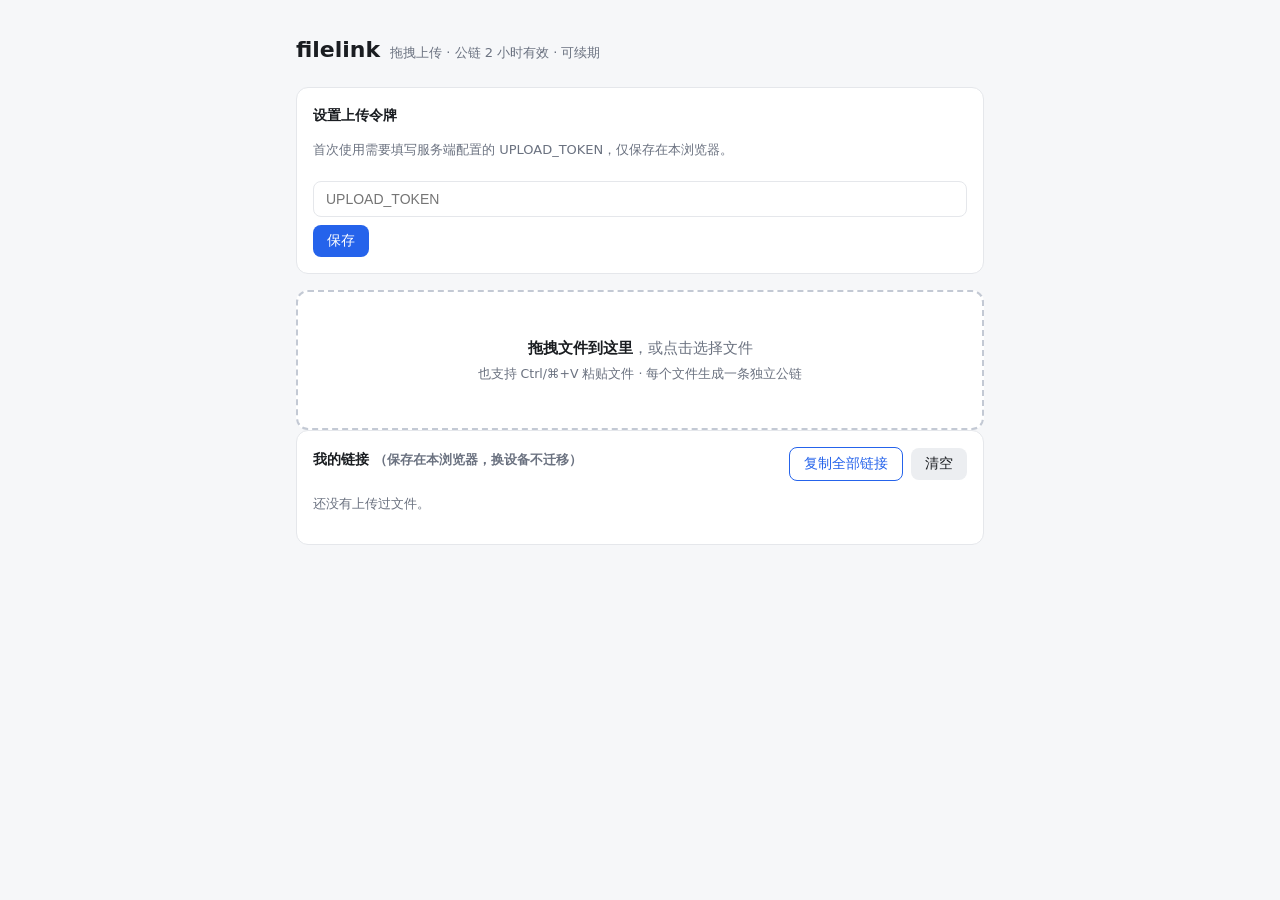
<file: web/index.html>
<!DOCTYPE html>
<html lang="zh-CN">
<head>
<meta charset="utf-8">
<meta name="viewport" content="width=device-width, initial-scale=1">
<title>filelink · 临时文件分享</title>
<style>
  :root {
    --bg: #f6f7f9; --card: #ffffff; --ink: #1a1d21; --muted: #6b7280;
    --line: #e5e7eb; --accent: #2563eb; --accent-ink: #ffffff;
    --ok: #059669; --err: #dc2626; --warn: #b45309;
  }
  * { box-sizing: border-box; }
  body {
    margin: 0; background: var(--bg); color: var(--ink);
    font: 15px/1.6 -apple-system, "PingFang SC", "Microsoft YaHei", system-ui, sans-serif;
  }
  .wrap { max-width: 720px; margin: 0 auto; padding: 32px 16px 64px; }
  header { display: flex; align-items: baseline; gap: 10px; margin-bottom: 20px; }
  header h1 { font-size: 22px; margin: 0; }
  header span { color: var(--muted); font-size: 13px; }
  .card {
    background: var(--card); border: 1px solid var(--line); border-radius: 12px;
    padding: 16px; margin-bottom: 16px;
  }
  .dropzone {
    border: 2px dashed #c3c9d4; border-radius: 12px; padding: 44px 16px;
    text-align: center; color: var(--muted); cursor: pointer; transition: all .15s;
    background: var(--card);
  }
  .dropzone.drag { border-color: var(--accent); background: #eff6ff; color: var(--accent); }
  .dropzone strong { color: var(--ink); }
  .dropzone p { margin: 4px 0 0; font-size: 12.5px; }
  h2 { font-size: 14px; margin: 0 0 10px; color: var(--ink); }
  .muted { color: var(--muted); font-size: 13px; }
  input[type="password"], input[type="text"] {
    width: 100%; padding: 9px 12px; border: 1px solid var(--line); border-radius: 8px;
    font-size: 14px; margin: 8px 0;
  }
  button {
    border: 0; border-radius: 8px; padding: 7px 14px; font-size: 13.5px;
    cursor: pointer; background: var(--accent); color: var(--accent-ink);
  }
  button.ghost { background: transparent; color: var(--accent); border: 1px solid currentColor; }
  button.gray { background: #eceef1; color: var(--ink); }
  button:disabled { opacity: .45; cursor: not-allowed; }
  .row { display: flex; align-items: center; gap: 8px; flex-wrap: wrap; }
  .item {
    display: flex; flex-direction: column; gap: 6px; padding: 12px 0;
    border-top: 1px solid var(--line);
  }
  .item:first-of-type { border-top: 0; padding-top: 4px; }
  .item .top { display: flex; align-items: baseline; gap: 8px; flex-wrap: wrap; }
  .item .name { font-weight: 600; }
  .item .size { color: var(--muted); font-size: 12.5px; }
  .item .expire { font-size: 12.5px; }
  .item.expired .name { color: var(--muted); text-decoration: line-through; }
  .item .expire.late { color: var(--err); }
  .item .expire.soon { color: var(--warn); }
  .linkline { display: flex; gap: 6px; align-items: center; }
  .linkline a {
    flex: 1; min-width: 0; color: var(--accent); font-size: 13px; font-family: ui-monospace, monospace;
    white-space: nowrap; overflow: hidden; text-overflow: ellipsis; text-decoration: none;
  }
  .bar { height: 6px; background: #eceef1; border-radius: 4px; overflow: hidden; }
  .bar > div { height: 100%; width: 0; background: var(--accent); transition: width .12s; }
  .status { font-size: 12.5px; }
  .status.ok { color: var(--ok); } .status.err { color: var(--err); }
  .actions { margin-top: 10px; }
  .hide { display: none !important; }
  .toast {
    position: fixed; left: 50%; bottom: 28px; transform: translateX(-50%);
    background: var(--ink); color: #fff; padding: 8px 18px; border-radius: 999px;
    font-size: 13px; opacity: 0; transition: opacity .2s; pointer-events: none;
  }
  .toast.show { opacity: .92; }
</style>
</head>
<body>
<div class="wrap">
  <header><h1>filelink</h1><span>拖拽上传 · 公链 2 小时有效 · 可续期</span></header>

  <div class="card hide" id="tokenCard">
    <h2>设置上传令牌</h2>
    <p class="muted">首次使用需要填写服务端配置的 UPLOAD_TOKEN，仅保存在本浏览器。</p>
    <input type="password" id="tokenInput" placeholder="UPLOAD_TOKEN" autocomplete="off">
    <button id="tokenSave">保存</button>
    <span class="status err" id="tokenErr"></span>
  </div>

  <div class="dropzone" id="dropzone">
    <strong>拖拽文件到这里</strong>，或点击选择文件
    <p>也支持 Ctrl/⌘+V 粘贴文件 · 每个文件生成一条独立公链</p>
    <input type="file" id="fileInput" multiple class="hide">
  </div>

  <div class="card hide" id="progressCard">
    <h2>上传中</h2>
    <div id="progressList"></div>
  </div>

  <div class="card">
    <div class="row" style="justify-content: space-between;">
      <h2>我的链接 <span class="muted">（保存在本浏览器，换设备不迁移）</span></h2>
      <div class="row">
        <button class="ghost" id="copyAll">复制全部链接</button>
        <button class="gray" id="clearHistory">清空</button>
      </div>
    </div>
    <div id="historyList"></div>
  </div>
</div>
<div class="toast" id="toast"></div>

<script>
(() => {
  const TOKEN_KEY = 'filelink.token';
  const HIST_KEY = 'filelink.history';

  const $ = id => document.getElementById(id);
  const dropzone = $('dropzone'), fileInput = $('fileInput');
  const history = loadHist();

  function getToken() { return localStorage.getItem(TOKEN_KEY) || ''; }
  function loadHist() {
    try { return JSON.parse(localStorage.getItem(HIST_KEY)) || []; } catch { return []; }
  }
  function saveHist() { localStorage.setItem(HIST_KEY, JSON.stringify(history)); }

  let toastTimer;
  function toast(msg) {
    const t = $('toast');
    t.textContent = msg; t.classList.add('show');
    clearTimeout(toastTimer);
    toastTimer = setTimeout(() => t.classList.remove('show'), 1600);
  }
  function copy(text) {
    navigator.clipboard.writeText(text).then(() => toast('已复制'))
      .catch(() => toast('复制失败，请手动复制'));
  }
  function humanSize(n) {
    if (n < 1024) return n + ' B';
    const units = ['KB', 'MB', 'GB'];
    let i = -1;
    do { n /= 1024; i++; } while (n >= 1024 && i < units.length - 1);
    return n.toFixed(n >= 100 ? 0 : 1) + ' ' + units[i];
  }
  function isExpired(iso) { return new Date(iso).getTime() <= Date.now(); }
  function fmtExpiry(iso) {
    const d = new Date(iso);
    const mins = Math.round((d.getTime() - Date.now()) / 60000);
    if (mins <= 0) return '已过期';
    if (mins < 60) return `剩 ${mins} 分钟`;
    const h = Math.floor(mins / 60), m = mins % 60;
    return `剩 ${h} 小时 ${m} 分`;
  }

  /* ---------- token ---------- */
  function renderToken() { $('tokenCard').classList.toggle('hide', !!getToken()); }
  $('tokenSave').onclick = () => {
    const v = $('tokenInput').value.trim();
    if (!v) { $('tokenErr').textContent = '不能为空'; return; }
    localStorage.setItem(TOKEN_KEY, v);
    $('tokenErr').textContent = '';
    renderToken();
    toast('令牌已保存');
  };

  /* ---------- history ---------- */
  function itemNode(entry, fromHistory) {
    const div = document.createElement('div');
    div.className = 'item' + (isExpired(entry.expiresAt) ? ' expired' : '');
    const expired = isExpired(entry.expiresAt);

    const top = document.createElement('div');
    top.className = 'top';
    top.innerHTML =
      `<span class="name"></span><span class="size"></span>` +
      `<span class="expire ${expired ? 'late' : ''}"></span>`;
    top.querySelector('.name').textContent = entry.filename;
    top.querySelector('.size').textContent = humanSize(entry.size);
    top.querySelector('.expire').textContent = fmtExpiry(entry.expiresAt);

    const linkline = document.createElement('div');
    linkline.className = 'linkline';
    const a = document.createElement('a');
    a.href = entry.url; a.textContent = entry.url;
    a.target = '_blank'; a.rel = 'noopener';
    const copyBtn = document.createElement('button');
    copyBtn.className = 'ghost'; copyBtn.textContent = '复制';
    copyBtn.onclick = () => copy(entry.url);

    linkline.append(a, copyBtn);

    const row = document.createElement('div');
    row.className = 'row';
    if (!expired) {
      const renewBtn = document.createElement('button');
      renewBtn.className = 'ghost'; renewBtn.textContent = '续期 +2h';
      renewBtn.onclick = async () => {
        renewBtn.disabled = true;
        try {
          const res = await fetch(`/f/${entry.id}/renew`, {
            method: 'POST', headers: { 'X-Renewal-Secret': entry.secret },
          });
          if (res.ok) {
            const data = await res.json();
            entry.expiresAt = data.expiresAt;
            saveHist(); renderHistory();
            toast('已续期');
          } else if (res.status === 410) {
            entry.expiresAt = new Date(0).toISOString();
            saveHist(); renderHistory();
            toast('链接已过期，无法续期');
          } else if (res.status === 403) {
            toast('续期密钥不匹配');
          } else {
            toast(`续期失败 (${res.status})`);
          }
        } catch { toast('网络错误'); renewBtn.disabled = false; }
      };
      row.append(renewBtn);
    }
    const openBtn = document.createElement('button');
    openBtn.className = 'gray'; openBtn.textContent = '打开';
    openBtn.onclick = () => window.open(entry.url, '_blank', 'noopener');
    row.append(openBtn);

    div.append(top, linkline, row);
    return div;
  }

  function renderHistory() {
    const list = $('historyList');
    list.textContent = '';
    history.sort((a, b) => new Date(b.expiresAt) - new Date(a.expiresAt));
    if (!history.length) {
      const p = document.createElement('p');
      p.className = 'muted'; p.textContent = '还没有上传过文件。';
      list.append(p);
      return;
    }
    for (const entry of history) list.append(itemNode(entry, true));
  }

  $('copyAll').onclick = () => {
    const alive = history.filter(e => !isExpired(e.expiresAt));
    if (!alive.length) { toast('没有有效链接'); return; }
    copy(alive.map(e => `${e.filename}: ${e.url}`).join('\n'));
  };
  $('clearHistory').onclick = () => {
    if (!history.length) return;
    history.length = 0; saveHist(); renderHistory(); toast('已清空本地记录');
  };

  /* ---------- upload ---------- */
  function setBusy(b) { dropzone.style.pointerEvents = b ? 'none' : ''; dropzone.style.opacity = b ? .6 : 1; }

  function uploadOne(file, ui) {
    return new Promise(resolve => {
      const xhr = new XMLHttpRequest();
      xhr.open('POST', '/api/upload');
      xhr.setRequestHeader('Authorization', 'Bearer ' + getToken());
      xhr.setRequestHeader('X-Filename', encodeURIComponent(file.name));
      xhr.upload.onprogress = e => {
        if (e.lengthComputable) {
          ui.bar.style.width = (e.loaded / e.total * 100).toFixed(1) + '%';
          ui.status.textContent = `${humanSize(e.loaded)} / ${humanSize(e.total)}`;
        }
      };
      xhr.onload = () => {
        if (xhr.status === 200) {
          try {
            const data = JSON.parse(xhr.responseText);
            ui.bar.style.width = '100%';
            ui.status.textContent = '完成';
            ui.status.className = 'status ok';
            resolve(data);
            return;
          } catch { /* fallthrough */ }
        }
        ui.status.className = 'status err';
        if (xhr.status === 401) {
          ui.status.textContent = '令牌无效';
          localStorage.removeItem(TOKEN_KEY);
          renderToken();
        } else if (xhr.status === 413) {
          ui.status.textContent = '超过大小上限';
        } else {
          ui.status.textContent = `失败 (${xhr.status})`;
        }
        resolve(null);
      };
      xhr.onerror = () => {
        ui.status.className = 'status err';
        ui.status.textContent = '网络错误';
        resolve(null);
      };
      xhr.send(file);
    });
  }

  async function handleFiles(files) {
    if (!files.length) return;
    if (!getToken()) { renderToken(); toast('请先设置上传令牌'); return; }
    setBusy(true);
    $('progressCard').classList.remove('hide');
    const list = $('progressList');
    list.textContent = '';
    for (const file of files) {
      const row = document.createElement('div');
      row.className = 'item';
      row.style.borderTop = '1px solid var(--line)';
      const top = document.createElement('div');
      top.className = 'top';
      top.innerHTML = '<span class="name"></span><span class="size"></span><span class="status"></span>';
      top.querySelector('.name').textContent = file.name;
      top.querySelector('.size').textContent = humanSize(file.size);
      const bar = document.createElement('div');
      bar.className = 'bar'; bar.append(document.createElement('div'));
      row.append(top, bar);
      list.append(row);
      const data = await uploadOne(file, {
        bar: bar.firstChild,
        status: top.querySelector('.status'),
      });
      if (data) {
        history.push({
          id: data.id, url: data.url, filename: data.filename,
          size: data.size, expiresAt: data.expiresAt, secret: data.secret,
        });
        saveHist(); renderHistory();
      }
    }
    setBusy(false);
  }

  dropzone.onclick = () => fileInput.click();
  fileInput.onchange = () => { handleFiles([...fileInput.files]); fileInput.value = ''; };
  dropzone.ondragover = e => { e.preventDefault(); dropzone.classList.add('drag'); };
  dropzone.ondragleave = () => dropzone.classList.remove('drag');
  dropzone.ondrop = e => {
    e.preventDefault();
    dropzone.classList.remove('drag');
    if (e.dataTransfer && e.dataTransfer.files) handleFiles([...e.dataTransfer.files]);
  };
  document.addEventListener('paste', e => {
    if (e.clipboardData && e.clipboardData.files.length) handleFiles([...e.clipboardData.files]);
  });

  /* ---------- init ---------- */
  renderToken();
  renderHistory();
  setInterval(renderHistory, 30000);
})();
</script>
</body>
</html>
</file>
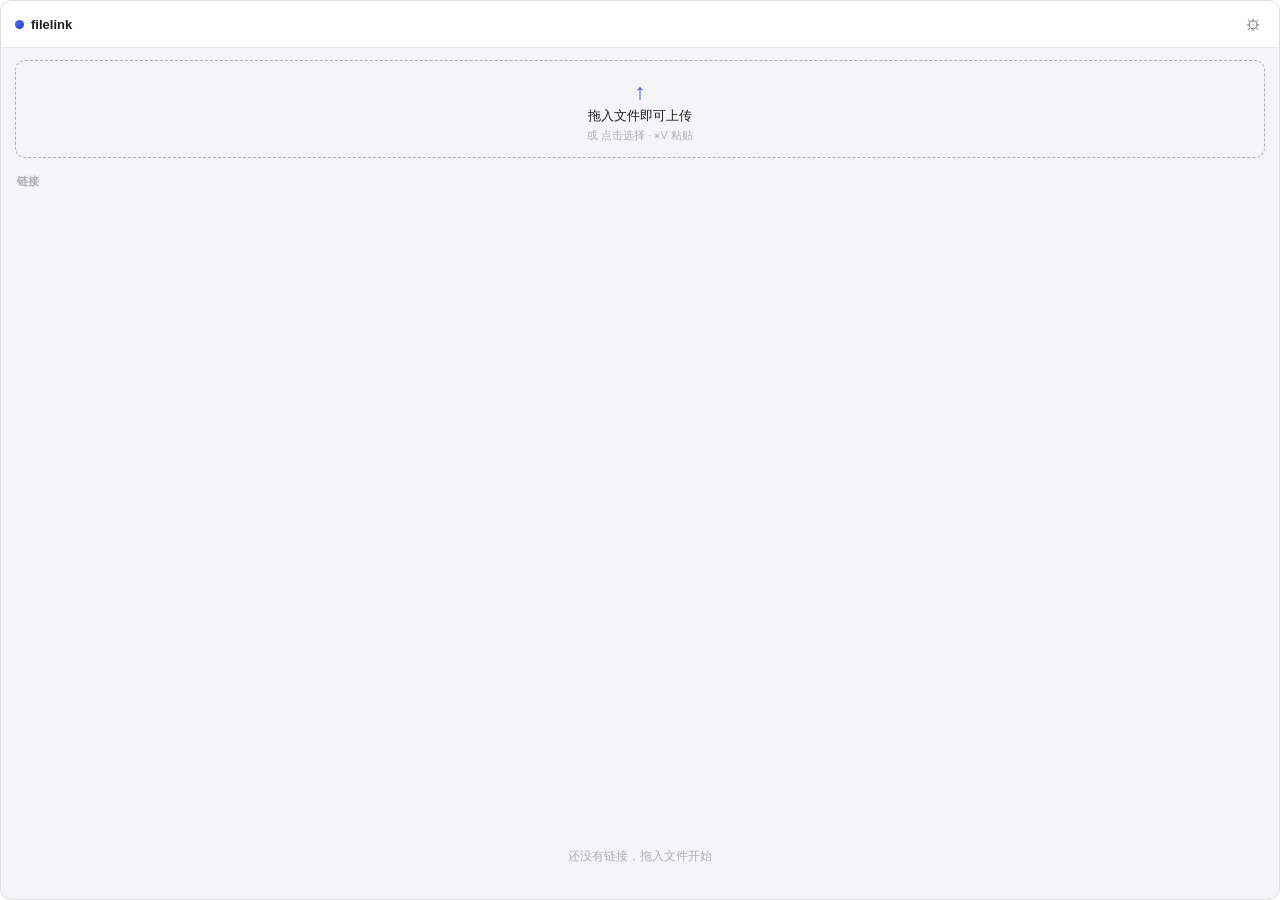
<file: desktop/ui/index.html>
<!DOCTYPE html>
<html lang="zh-CN">
<head>
  <meta charset="UTF-8" />
  <meta name="viewport" content="width=device-width, initial-scale=1.0" />
  <title>filelink</title>
  <link rel="stylesheet" href="style.css" />
</head>
<body>
  <!-- 主视图 -->
  <div id="view-main" class="view">
    <header data-tauri-drag-region>
      <span class="brand"><span class="dot"></span>filelink</span>
      <span id="host-badge" class="host" title=""></span>
      <button id="btn-settings" class="ghost" title="设置">⚙</button>
    </header>

    <div id="dropzone" class="dropzone">
      <div class="dz-icon">↑</div>
      <div class="dz-title">拖入文件即可上传</div>
      <div class="dz-sub">或 点击选择 · ⌘V 粘贴</div>
    </div>

    <div id="upload-list" class="list hidden"></div>

    <div class="section-label">链接</div>
    <div id="history-list" class="list"></div>
    <div id="history-empty" class="empty">还没有链接，拖入文件开始</div>
  </div>

  <!-- 设置视图 -->
  <div id="view-settings" class="view hidden">
    <header data-tauri-drag-region>
      <button id="btn-back" class="ghost" title="返回">‹</button>
      <span class="brand">设置</span>
    </header>

    <div class="form">
      <label>服务地址</label>
      <input id="in-base-url" type="url" placeholder="https://f.example.com" spellcheck="false" />

      <label>上传令牌</label>
      <input id="in-token" type="password" placeholder="留空则保持不变" spellcheck="false" />

      <div class="row">
        <button id="btn-test" class="secondary">测试连接</button>
        <span id="test-result" class="hint"></span>
      </div>

      <div class="row toggle-row">
        <span>开机自启</span>
        <button id="btn-autostart" class="switch" role="switch" aria-checked="false"><span class="knob"></span></button>
      </div>

      <button id="btn-save" class="primary">保存</button>
      <div id="save-result" class="hint center"></div>
    </div>
    <footer>filelink desktop v0.1.0</footer>
  </div>

  <!-- 首次引导视图 -->
  <div id="view-onboarding" class="view hidden">
    <header data-tauri-drag-region>
      <span class="brand"><span class="dot"></span>filelink</span>
    </header>
    <div class="hero">
      <div class="hero-title">拖入文件，即得临时公链</div>
      <div class="hero-sub">先连接你的 filelink 服务——地址和上传令牌由你的部署方提供。</div>
    </div>
    <div class="form">
      <label>服务地址</label>
      <input id="ob-base-url" type="url" placeholder="https://f.example.com" spellcheck="false" />

      <label>上传令牌</label>
      <input id="ob-token" type="password" placeholder="UPLOAD_TOKEN" spellcheck="false" />

      <div class="row">
        <button id="ob-test" class="secondary">测试连接</button>
        <span id="ob-test-result" class="hint"></span>
      </div>

      <button id="ob-done" class="primary">完成</button>
      <div id="ob-result" class="hint center"></div>
    </div>
  </div>

  <script src="app.js"></script>
</body>
</html>
</file>
<file: desktop/ui/style.css>
:root {
  --bg: #f5f5f7;
  --panel: #ffffff;
  --border: rgba(0, 0, 0, 0.09);
  --text: #1d1d1f;
  --text-2: #6e6e73;
  --text-3: #aeaeb2;
  --accent: #3556e8;
  --accent-soft: rgba(53, 86, 232, 0.1);
  --danger: #e5484d;
  --ok: #2f9e44;
  --warn: #c47f17;
  --row-hover: rgba(0, 0, 0, 0.04);
}

@media (prefers-color-scheme: dark) {
  :root {
    --bg: #1e1e20;
    --panel: #2a2a2d;
    --border: rgba(255, 255, 255, 0.1);
    --text: #f2f2f4;
    --text-2: #a5a5ab;
    --text-3: #6b6b70;
    --accent: #6b84f5;
    --accent-soft: rgba(107, 132, 245, 0.16);
    --danger: #ff6369;
    --ok: #4cc26b;
    --warn: #e0a03c;
    --row-hover: rgba(255, 255, 255, 0.06);
  }
}

* { margin: 0; padding: 0; box-sizing: border-box; }

html, body {
  height: 100%;
  overflow: hidden;
  font-family: -apple-system, BlinkMacSystemFont, "PingFang SC", "Helvetica Neue", sans-serif;
  font-size: 13px;
  color: var(--text);
  background: transparent;
  user-select: none;
  -webkit-user-select: none;
  cursor: default;
}

.view {
  height: 100vh;
  display: flex;
  flex-direction: column;
  background: var(--bg);
  border: 1px solid var(--border);
  border-radius: 12px;
  overflow: hidden;
}
.hidden { display: none !important; }

header {
  flex: none;
  display: flex;
  align-items: center;
  gap: 8px;
  padding: 11px 14px;
  border-bottom: 1px solid var(--border);
  background: var(--panel);
}
.brand {
  font-weight: 600;
  font-size: 13px;
  display: flex;
  align-items: center;
  gap: 7px;
}
.dot {
  width: 9px; height: 9px;
  border-radius: 50%;
  background: linear-gradient(135deg, #4f6bf5, #293fcf);
  display: inline-block;
}
.host {
  flex: 1;
  text-align: right;
  color: var(--text-3);
  font-size: 11px;
  overflow: hidden;
  text-overflow: ellipsis;
  white-space: nowrap;
}
header .ghost { margin-left: auto; }
header .brand + .host + .ghost { margin-left: 0; }

button.ghost {
  border: none;
  background: transparent;
  color: var(--text-2);
  font-size: 15px;
  width: 24px; height: 24px;
  border-radius: 6px;
  cursor: pointer;
  line-height: 1;
}
button.ghost:hover { background: var(--row-hover); color: var(--text); }

.dropzone {
  flex: none;
  margin: 12px 14px 6px;
  padding: 18px 12px 14px;
  text-align: center;
  border: 1.5px dashed var(--text-3);
  border-radius: 10px;
  color: var(--text-2);
  transition: all 0.15s ease;
  cursor: pointer;
}
.dropzone.drag {
  border-color: var(--accent);
  background: var(--accent-soft);
  color: var(--accent);
}
.dz-icon { font-size: 22px; font-weight: 600; color: var(--accent); line-height: 1.2; }
.dz-title { margin-top: 2px; font-weight: 500; color: var(--text); }
.dz-sub { margin-top: 3px; font-size: 11px; color: var(--text-3); }

.section-label {
  flex: none;
  margin: 10px 16px 4px;
  font-size: 11px;
  font-weight: 600;
  color: var(--text-3);
  text-transform: uppercase;
  letter-spacing: 0.04em;
}

.list {
  flex: 1 1 auto;
  overflow-y: auto;
  padding: 0 8px 8px;
}
.list.hidden + .section-label.hidden { display: none; }

.row-item {
  display: flex;
  flex-direction: column;
  gap: 5px;
  padding: 8px 8px;
  border-radius: 8px;
}
.row-item:hover { background: var(--row-hover); }
.row-item.uploading { background: var(--accent-soft); }
.row-item.failed { background: rgba(229, 72, 77, 0.08); }
.row-item.expired, .row-item.revoked { opacity: 0.55; }

.row-top {
  display: flex;
  align-items: center;
  gap: 8px;
  min-width: 0;
}
.row-name {
  flex: 1;
  min-width: 0;
  font-weight: 500;
  overflow: hidden;
  text-overflow: ellipsis;
  white-space: nowrap;
}
.row-meta {
  flex: none;
  font-size: 11px;
  color: var(--text-3);
  font-variant-numeric: tabular-nums;
}
.row-meta.soon { color: var(--warn); font-weight: 600; }
.row-meta.gone { color: var(--text-3); }

.bar {
  height: 4px;
  border-radius: 2px;
  background: var(--row-hover);
  overflow: hidden;
}
.bar > div {
  height: 100%;
  width: 0%;
  background: var(--accent);
  border-radius: 2px;
  transition: width 0.15s ease;
}
.row-status {
  font-size: 11px;
  color: var(--text-2);
  display: flex;
  align-items: center;
  gap: 6px;
}
.row-status .err { color: var(--danger); }
.row-actions { display: flex; gap: 6px; }

button.act {
  border: 1px solid var(--border);
  background: var(--panel);
  color: var(--text-2);
  font-size: 11px;
  padding: 3px 9px;
  border-radius: 6px;
  cursor: pointer;
}
button.act:hover { color: var(--text); border-color: var(--text-3); }
button.act.danger:hover { color: var(--danger); border-color: var(--danger); }
button.act.confirm {
  color: #fff;
  background: var(--danger);
  border-color: var(--danger);
  font-weight: 600;
}
button.act:disabled { opacity: 0.5; cursor: default; }

.empty {
  padding: 26px 0 34px;
  text-align: center;
  color: var(--text-3);
  font-size: 12px;
}

.form {
  flex: 1;
  overflow-y: auto;
  padding: 16px 18px;
  display: flex;
  flex-direction: column;
  gap: 7px;
}
.form label {
  margin-top: 8px;
  font-size: 11px;
  font-weight: 600;
  color: var(--text-2);
}
.form input {
  border: 1px solid var(--border);
  background: var(--panel);
  color: var(--text);
  border-radius: 8px;
  padding: 8px 10px;
  font-size: 13px;
  outline: none;
  user-select: text;
  -webkit-user-select: text;
}
.form input:focus { border-color: var(--accent); }

.row { display: flex; align-items: center; gap: 10px; margin-top: 6px; }
.toggle-row { justify-content: space-between; margin-top: 14px; }

button.secondary, button.primary {
  border-radius: 8px;
  padding: 8px 14px;
  font-size: 13px;
  cursor: pointer;
}
button.secondary {
  border: 1px solid var(--border);
  background: var(--panel);
  color: var(--text);
}
button.secondary:hover { border-color: var(--text-3); }
button.primary {
  border: none;
  background: var(--accent);
  color: #fff;
  font-weight: 600;
  margin-top: 14px;
}
button.primary:hover { filter: brightness(1.08); }
button.primary:disabled { opacity: 0.5; cursor: default; }

button.switch {
  width: 40px; height: 24px;
  border-radius: 12px;
  border: none;
  background: var(--text-3);
  position: relative;
  cursor: pointer;
  transition: background 0.15s;
}
button.switch[aria-checked="true"] { background: var(--ok); }
button.switch .knob {
  position: absolute;
  top: 2px; left: 2px;
  width: 20px; height: 20px;
  border-radius: 50%;
  background: #fff;
  transition: left 0.15s;
}
button.switch[aria-checked="true"] .knob { left: 18px; }

.hint { font-size: 11px; color: var(--text-3); min-height: 14px; }
.hint.ok { color: var(--ok); }
.hint.err { color: var(--danger); }
.hint.center { text-align: center; margin-top: 4px; }

.hero { padding: 26px 24px 6px; text-align: center; }
.hero-title { font-size: 16px; font-weight: 600; }
.hero-sub { margin-top: 8px; font-size: 12px; color: var(--text-2); line-height: 1.5; }

footer {
  flex: none;
  padding: 9px;
  text-align: center;
  font-size: 10px;
  color: var(--text-3);
  border-top: 1px solid var(--border);
}

::-webkit-scrollbar { width: 8px; }
::-webkit-scrollbar-thumb { background: var(--text-3); border-radius: 4px; border: 2px solid var(--bg); }
::-webkit-scrollbar-track { background: transparent; }
</file>
